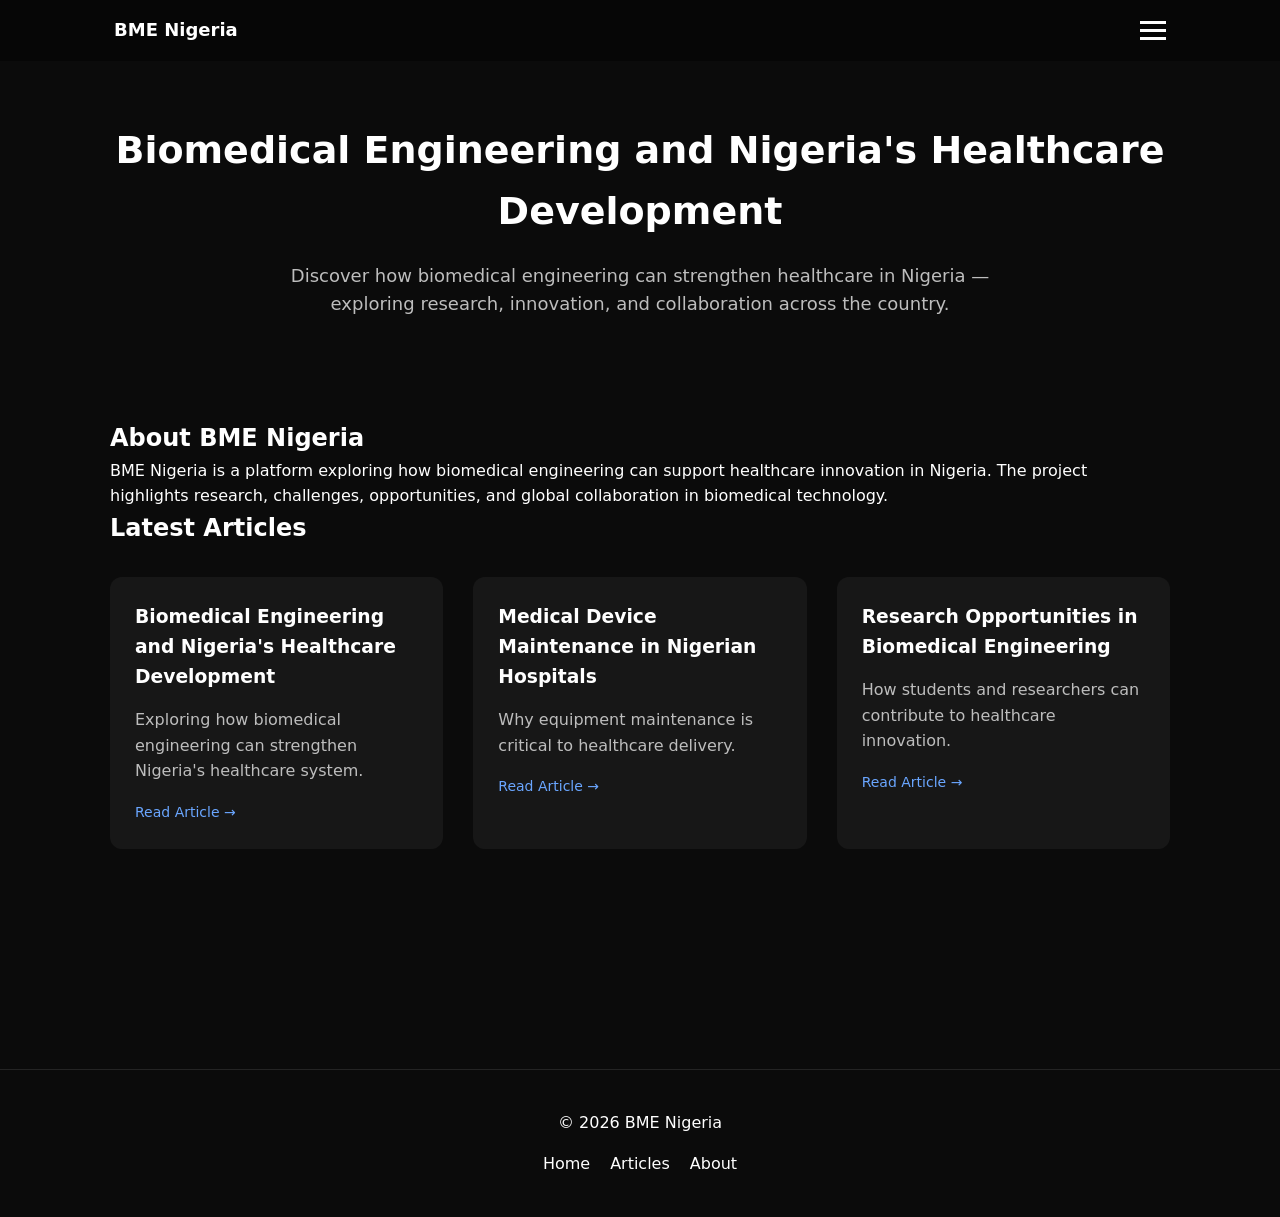
<file: index.html>
<!DOCTYPE html>
<html lang="en">
    <head>
        <meta charset="UTF-8"/>
        <meta name="viewport" content="width=device-width, initial-scale=1.0"/>

        <!-- Favicon & App Icons (from RealFaviconGenerator) -->
<link rel="apple-touch-icon" sizes="180x180" href="/apple-touch-icon.png" />
<link rel="icon" type="image/png" sizes="96x96" href="/favicon-96x96.png" />
<link rel="icon" type="image/svg+xml" href="/favicon.svg" />
<link rel="icon" type="image/x-icon" href="/favicon.ico" />
<link rel="manifest" href="/site.webmanifest" />
<meta name="viewport" content="width=device-width, initial-scale=1.0" />

<!-- Primary SEO -->
<meta name="description" content="Discover how biomedical engineering can strengthen healthcare in Nigeria — exploring research, innovation, and collaboration across the country." />
<meta name="robots" content="index, follow" />
<link rel="canonical" href="https://bme-nigeria.vercel.app/" />

<!-- Open Graph / Social Media -->
<meta property="og:type" content="website" />
<meta property="og:site_name" content="BME Nigeria" />
<meta property="og:title" content="Biomedical Engineering in Nigeria | Strengthening Healthcare Through Innovation" />
<meta property="og:description" content="Discover how biomedical engineering can strengthen healthcare in Nigeria — exploring research, innovation, and collaboration across the country." />
<meta property="og:url" content="https://bme-nigeria.vercel.app/" />
<meta property="og:image" content="https://bme-nigeria.vercel.app/assets/images/bme-nigeria.png" />

<!-- Twitter Card -->
<meta name="twitter:card" content="summary_large_image" />
<meta name="twitter:title" content="Biomedical Engineering in Nigeria | Strengthening Healthcare Through Innovation" />
<meta name="twitter:description" content="Discover how biomedical engineering can strengthen healthcare in Nigeria — exploring research, innovation, and collaboration across the country." />
<meta name="twitter:image" content="https://bme-nigeria.vercel.app/assets/images/bme-nigeria.png" />


        <title>BME Nigeria</title>
        <link rel="stylesheet" href="assets/css/style.css"/>
    </head>


    <body>
        <div class="progress-bar">
            <div class="progress"></div>
        </div>

        <header>
            <nav class="navbar">
                <div class="nav-container">

                <a href="index.html" class="logo">
                    BME Nigeria
                </a>

                    <button class="hamburger" id="hamburger">
                        <span></span>
                        <span></span>
                        <span></span>
                    </button>
                </div>

            </nav>

        </header>

        <div class="overlay" id="overlay"></div>

        <aside class="side-menu" id="sideMenu">

            <a href="index.html">Home</a>

            <a href="articles.html">Articles</a>

            <a href="#">Topics</a>

            <a href="about.html">About</a>

        </aside>

        <main>

            <section class="hero">

                <h1 class="typewriter-heading">

                    Biomedical Engineering and Nigeria's Healthcare Development

                </h1>

                <p class="hero-description">
                    Discover how biomedical engineering can strengthen healthcare in Nigeria —
                    exploring research, innovation, and collaboration across the country.
                </p>

            </section>

            <section class="about">
                <h2>About BME Nigeria</h2>

                <p>
                    BME Nigeria is a platform exploring how biomedical engineering can support
                    healthcare innovation in Nigeria. The project highlights research,
                    challenges, opportunities, and global collaboration in biomedical
                    technology.
                </p>

            </section>

            <section class="articles">

                <h2>Latest Articles</h2>

                <div class="article-grid"></div>
            </section>
        </main>

        <footer>
            <p>&copy; 2026 BME Nigeria</p>

            <nav class="footer-nav">

                <a href="index.html">Home</a>

                <a href="articles.html">Articles</a>

                <a href="about.html">About</a>

            </nav>
        </footer>

        <script src="assets/js/main.js"></script>
    </body>
</html>
</file>
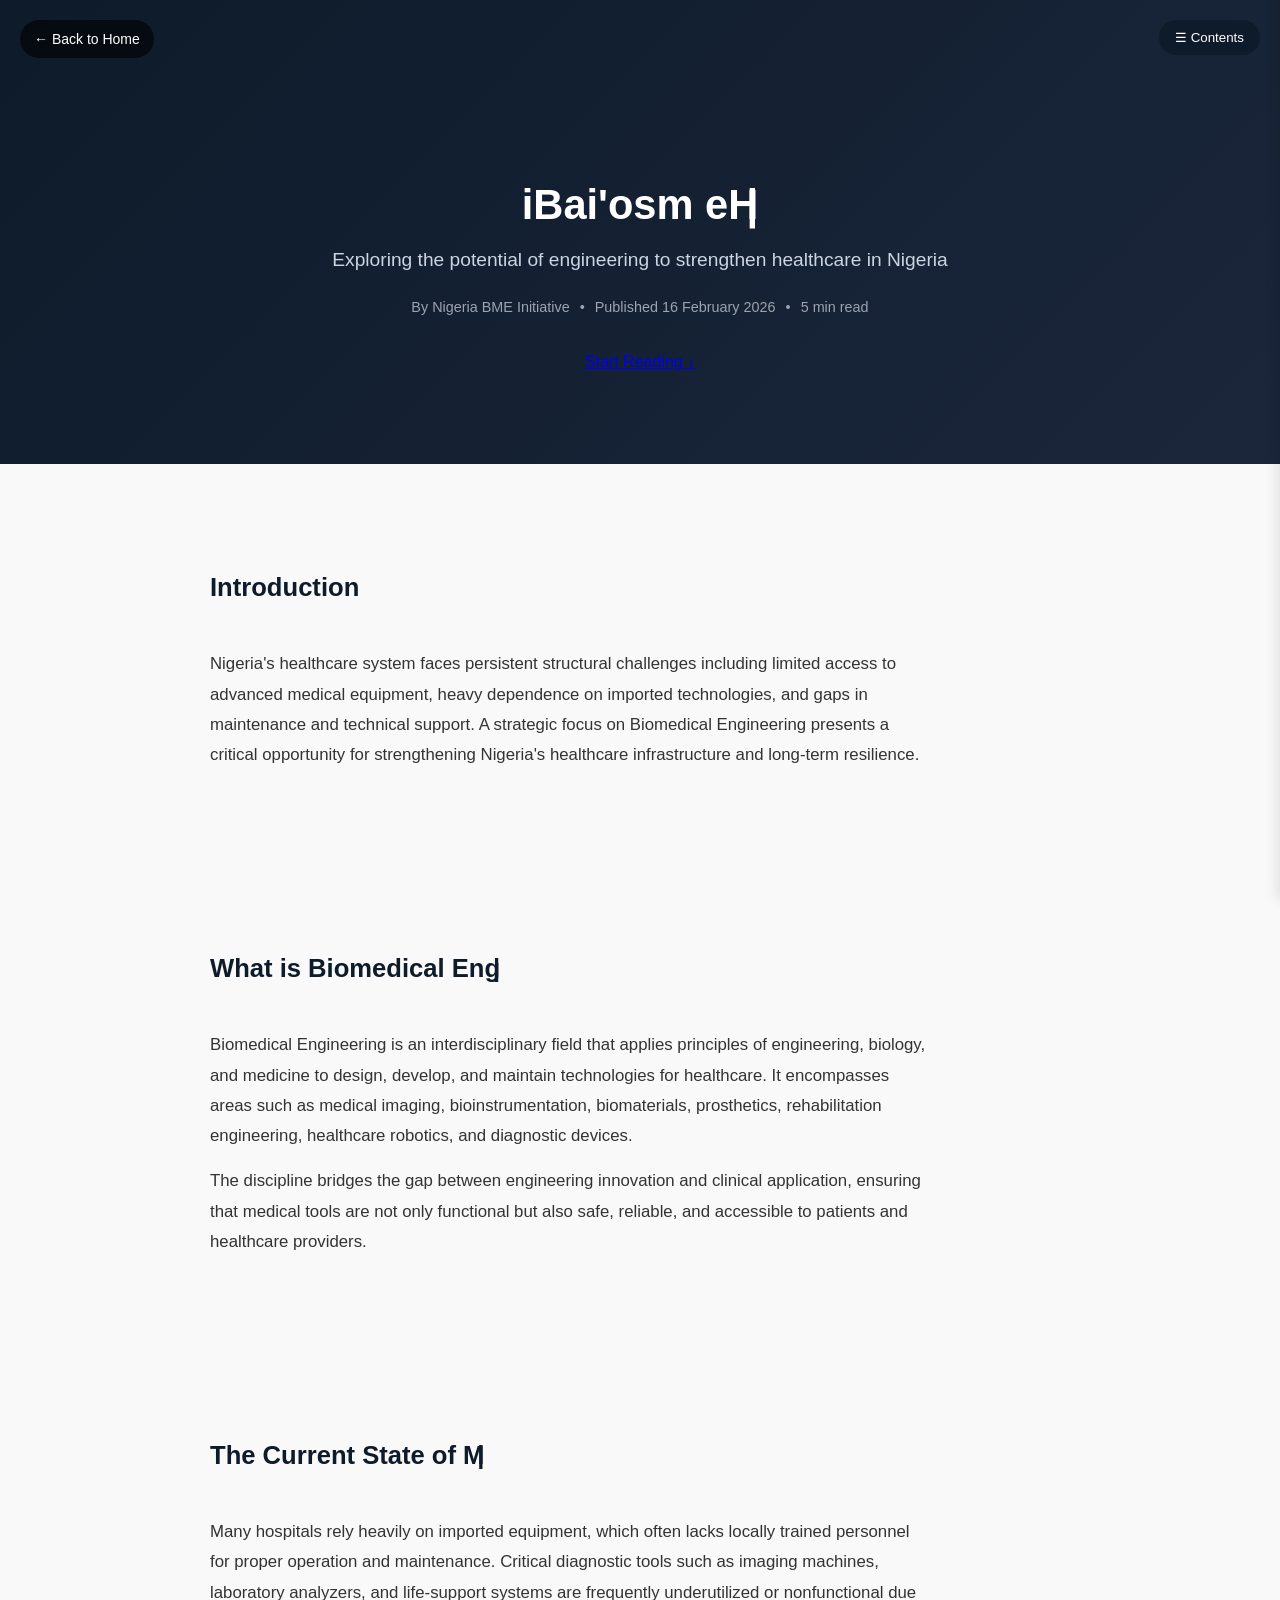
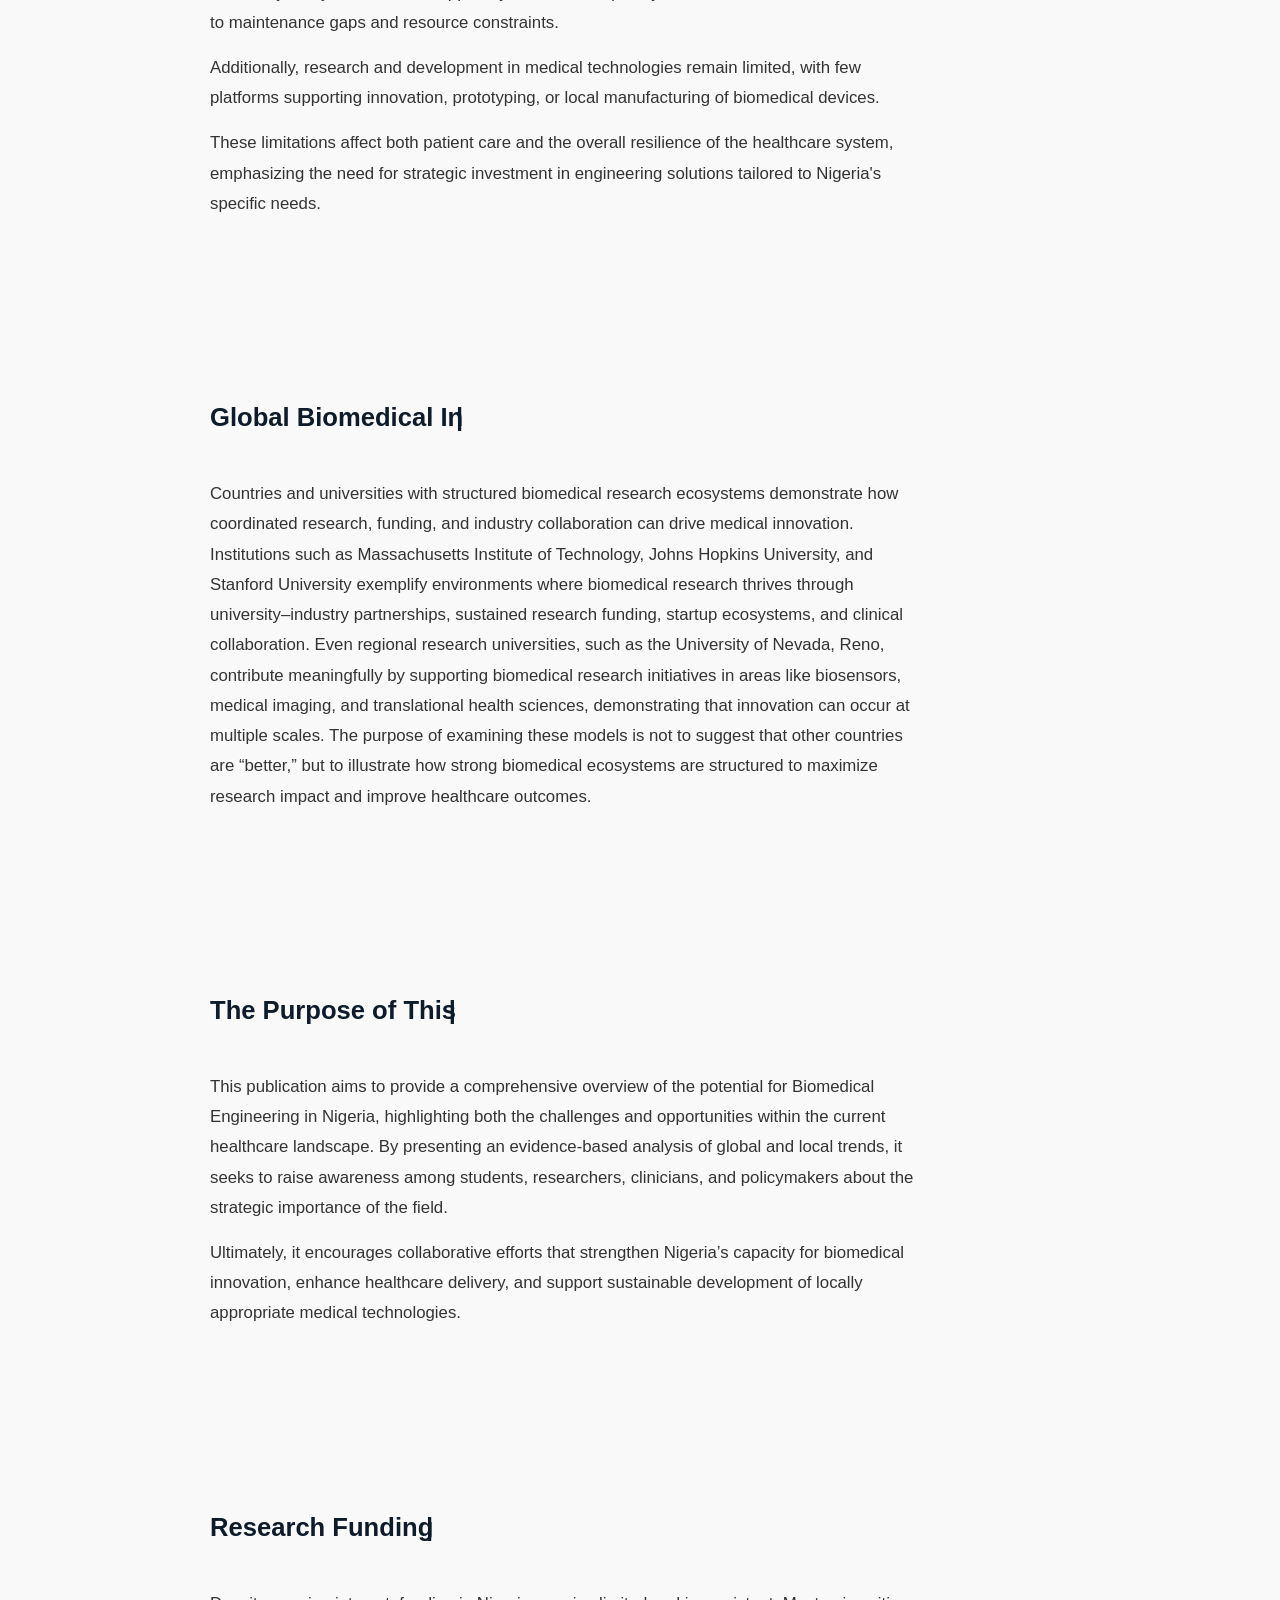
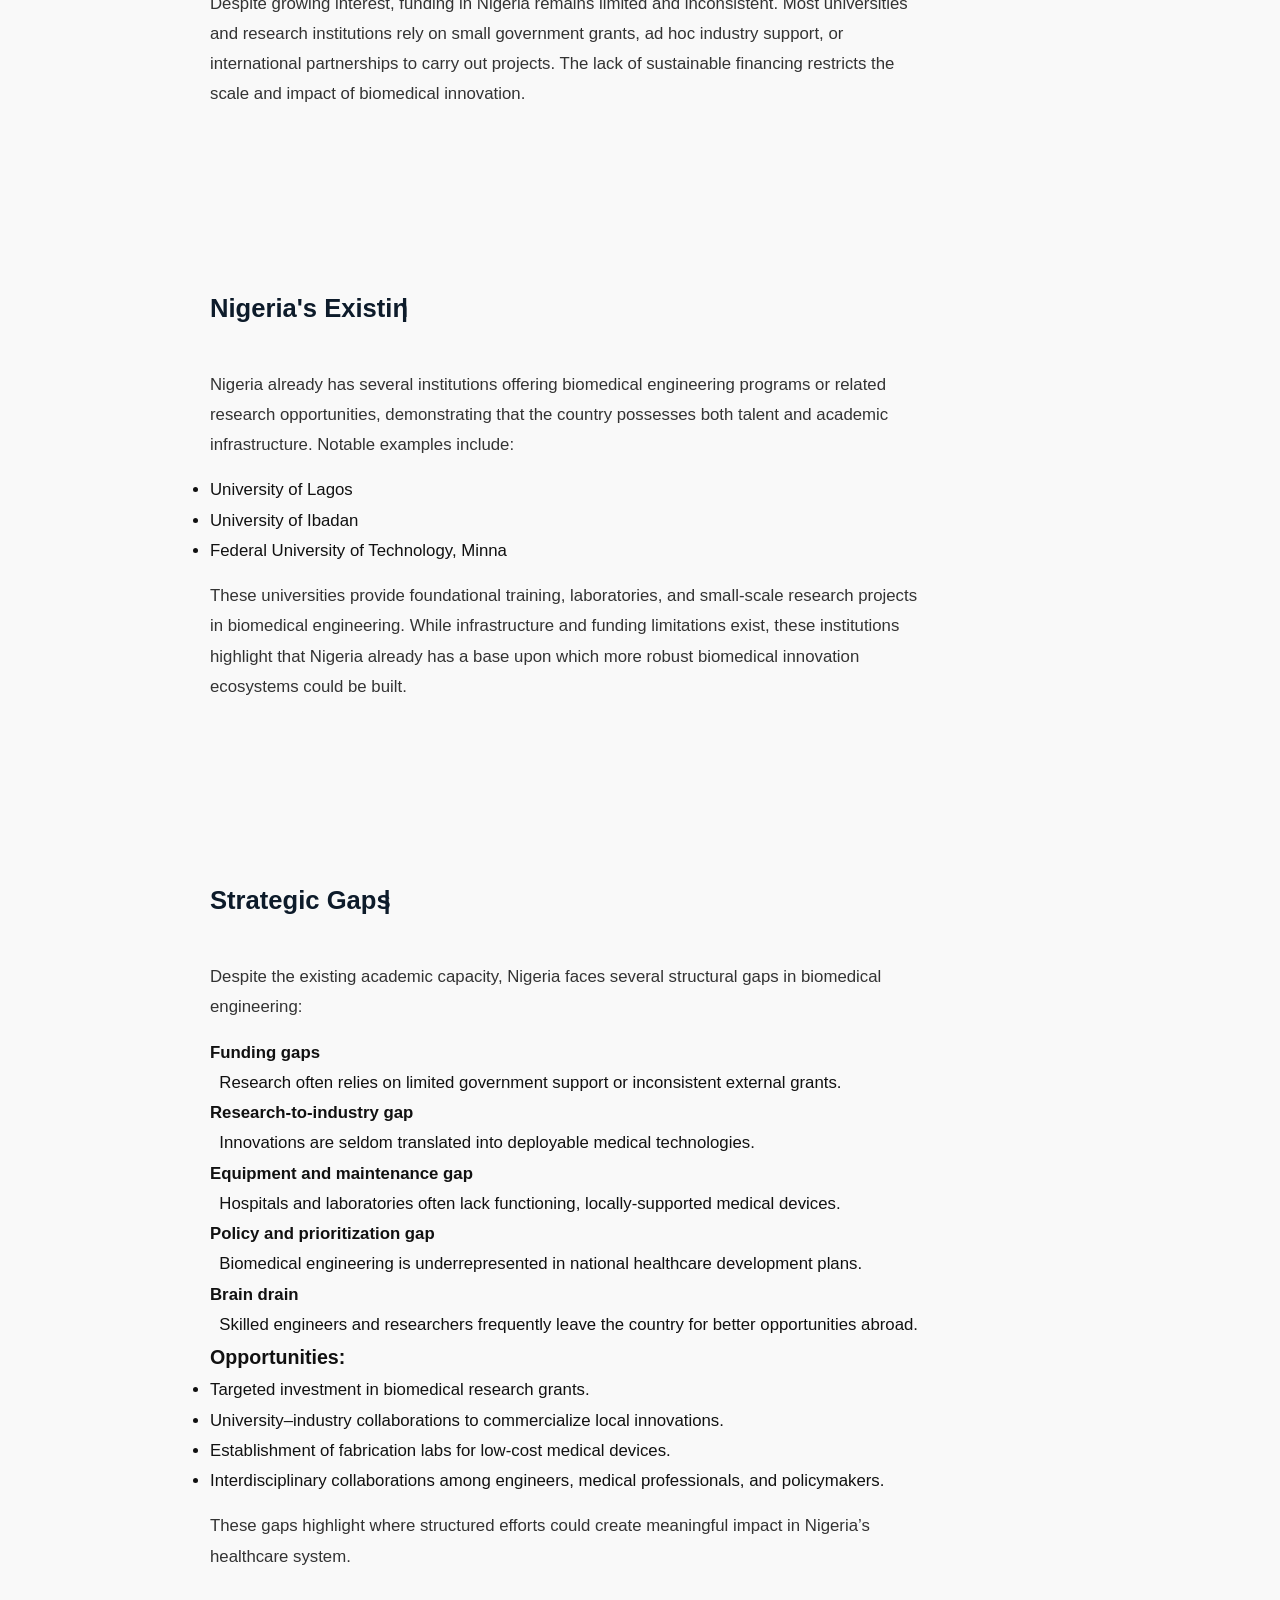
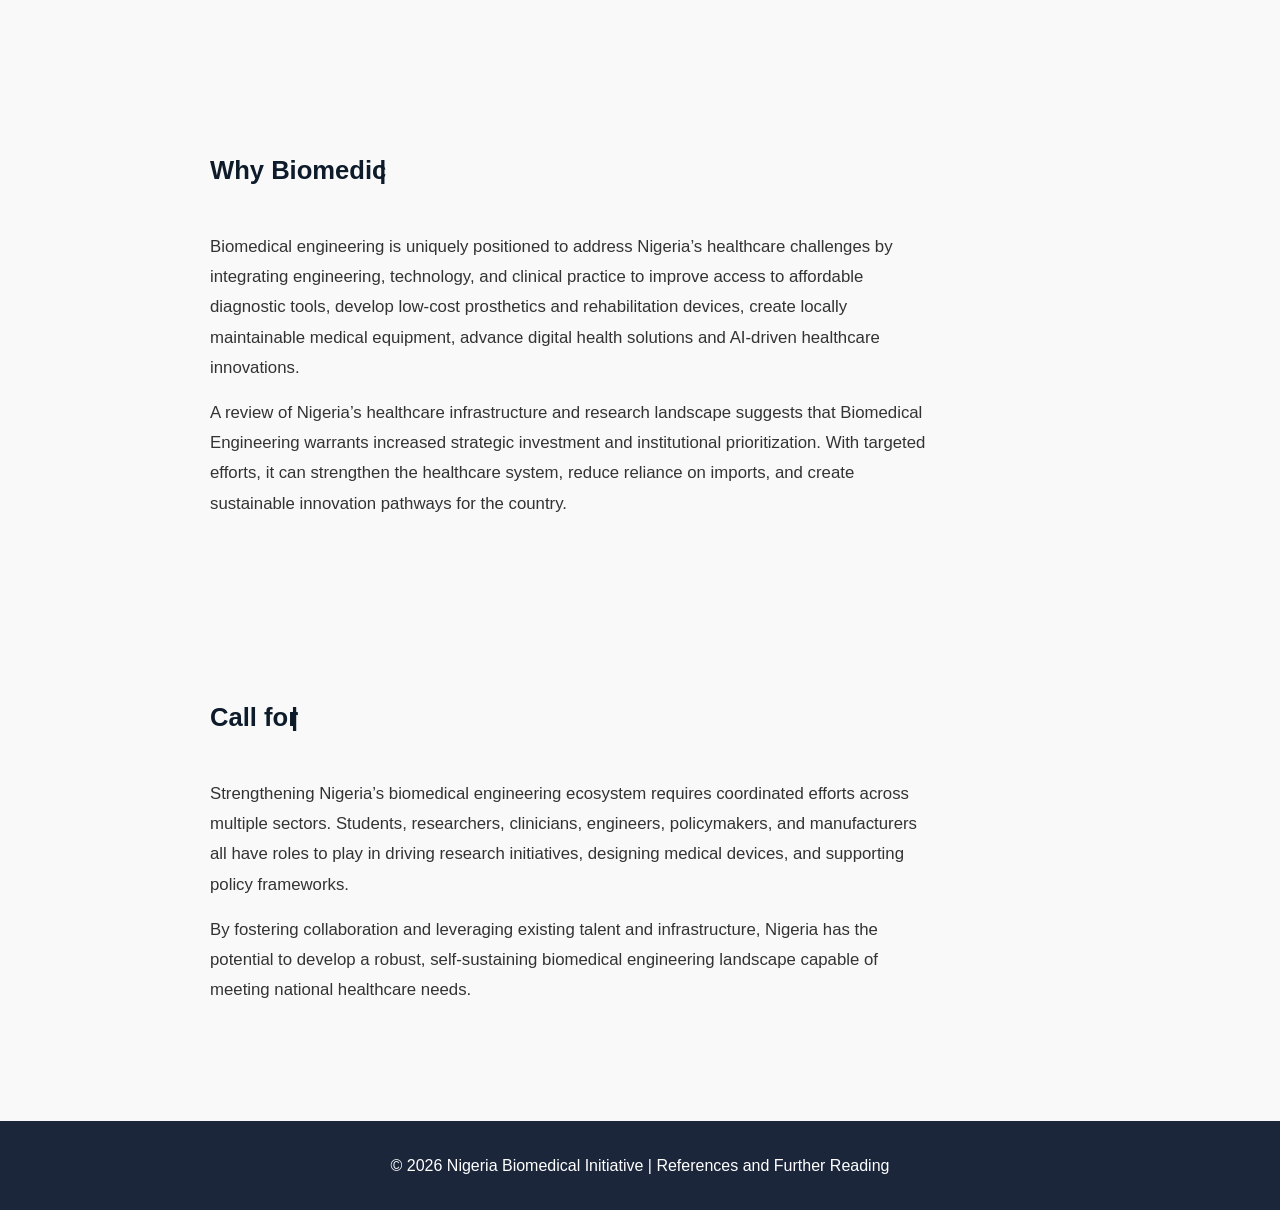
<file: articles/biomed-nigeria.html>
<!DOCTYPE html>
<html lang="en">
<head>
  <meta charset="UTF-8">
  <meta name="viewport" content="width=device-width, initial-scale=1.0">
  <title>Biomedical Engineering and Nigeria's Healthcare Development</title>
  <link rel="stylesheet" href="../assets/css/article.css">
</head>
<body>
  
  <div class="progress-bar">
  <div class="progress"></div>
</div>

 <a href="../index.html" class="back-link">← Back to Home</a>

  <header class="article-hero">

<div class="hero-inner">

<h1 id="hero-heading" class="typewriter-heading">
Biomedical Engineering and Nigeria's Healthcare Development
</h1>

<p class="article-subtitle">
Exploring the potential of engineering to strengthen healthcare in Nigeria
</p>

<div class="article-meta">
<span>By Nigeria BME Initiative</span>
<span>•</span>
<span>Published 16 February 2026</span>
<span>•</span>
<span id="reading-time"></span>
</div>

<a href="#introduction" class="scroll-down">Start Reading ↓</a>

</div>

</header>

  <!-- Introduction / Problem Section -->
  <main class="article-layout">
    <button class="toc-toggle" id="tocToggle">
☰ Contents
</button>
    <aside class="toc">
<h3>Contents</h3>
</aside>
    <section id="introduction" class="article-content">
      <h2 class="typewriter-heading">Introduction</h2>
      <p>Nigeria's healthcare system faces persistent 
        structural challenges including limited access 
        to advanced medical equipment, heavy dependence 
        on imported technologies, and gaps in maintenance 
        and technical support. A strategic focus on Biomedical 
        Engineering presents a critical opportunity for 
        strengthening Nigeria's healthcare infrastructure 
        and long-term resilience.</p>
  </section>

  <!-- What is Biomedical Engineering -->
  <section id="definition" class="article-content">
      <h2 class="typewriter-heading">What is Biomedical Engineering?</h2>
      <p>Biomedical Engineering is an interdisciplinary field that 
        applies principles of engineering, biology, and medicine 
        to design, develop, and maintain technologies for healthcare. 
        It encompasses areas such as medical imaging, bioinstrumentation, 
        biomaterials, prosthetics, rehabilitation engineering, healthcare 
        robotics, and diagnostic devices.
      </p> 
      <p>The discipline bridges the 
        gap between engineering innovation and clinical application, 
        ensuring that medical tools are not only functional but also safe, 
        reliable, and accessible to patients and healthcare providers.</p>
  </section>

  <!-- Current State in Nigeria -->
  <section id="current-state" class="article-content">
      <h2 class="typewriter-heading">The Current State of Medical Equipment in Nigeria</h2>
      <p>Many hospitals rely heavily on imported equipment, which often 
        lacks locally trained personnel for proper operation and 
        maintenance. Critical diagnostic tools such as imaging 
        machines, laboratory analyzers, and life-support systems are 
        frequently underutilized or nonfunctional due to maintenance 
        gaps and resource constraints.</p>
      <p>Additionally, research and development in medical technologies 
        remain limited, with few platforms supporting innovation, 
        prototyping, or local manufacturing of biomedical devices.</p>
      <p>These limitations affect both patient care and the overall 
        resilience of the healthcare system, emphasizing the need 
        for strategic investment in engineering solutions tailored 
        to Nigeria's specific needs.</p>
  </section>

  <!-- Global Biomedical Innovation Models -->
  <section id="global-models" class="article-content">
      <h2 class="typewriter-heading">Global Biomedical Innovation Models</h2>
      <p>Countries and universities with structured biomedical research 
        ecosystems demonstrate how coordinated research, funding, and 
        industry collaboration can drive medical innovation. Institutions 
        such as Massachusetts Institute of Technology, Johns Hopkins University, 
        and Stanford University exemplify environments where biomedical 
        research thrives through university–industry partnerships, sustained 
        research funding, startup ecosystems, and clinical collaboration. 
        Even regional research universities, such as the University of 
        Nevada, Reno, contribute meaningfully by supporting biomedical 
        research initiatives in areas like biosensors, medical imaging, 
        and translational health sciences, demonstrating that innovation 
        can occur at multiple scales. The purpose of examining these 
        models is not to suggest that other countries are “better,” but 
        to illustrate how strong biomedical ecosystems are structured 
        to maximize research impact and improve healthcare outcomes.</p>
  </section>

  <!-- Purpose of Publication -->
  <section id="purpose" class="article-content">
      <h2 class="typewriter-heading">The Purpose of This Publication</h2>
      <p>This publication aims to provide a comprehensive overview 
        of the potential for Biomedical Engineering in Nigeria, 
        highlighting both the challenges and opportunities within 
        the current healthcare landscape. By presenting an 
        evidence-based analysis of global and local trends, it 
        seeks to raise awareness among students, researchers, 
        clinicians, and policymakers about the strategic importance 
        of the field.</p>
      <p>Ultimately, it encourages collaborative efforts that 
        strengthen Nigeria’s capacity for biomedical innovation, 
        enhance healthcare delivery, and support sustainable 
        development of locally appropriate medical technologies.</p>
  </section>

  <!-- Research Funding & Limitations -->
  <section id="funding" class="article-content">
      <h2 class="typewriter-heading">Research Funding and Limitations in Nigeria</h2>
      <p>Despite growing interest, funding in Nigeria remains 
        limited and inconsistent. Most universities and research 
        institutions rely on small government grants, ad hoc 
        industry support, or international partnerships to 
        carry out projects. The lack of sustainable financing 
        restricts the scale and impact of biomedical innovation.</p>
  </section>

  <!-- Nigeria’s Academic Capacity -->
  <section id="academic-capacity" class="article-content">
      <h2 class="typewriter-heading">Nigeria's Existing Academic Capacity</h2>
      <p>Nigeria already has several institutions offering 
        biomedical engineering programs or related research 
        opportunities, demonstrating that the country possesses 
        both talent and academic infrastructure. Notable 
        examples include:</p>
      <ul>
        <li>University of Lagos</li>
        <li>University of Ibadan</li>
        <li>Federal University of Technology, Minna</li>
      </ul>
      <p>These universities provide foundational training, 
        laboratories, and small-scale research projects in 
        biomedical engineering. While infrastructure and 
        funding limitations exist, these institutions 
        highlight that Nigeria already has a base upon 
        which more robust biomedical innovation ecosystems 
        could be built.</p>
  </section>

  <!-- Strategic Gaps & Opportunities -->
  <section id="gaps-opportunities" class="article-content">
      <h2 class="typewriter-heading">Strategic Gaps and Opportunities</h2>
      <p>Despite the existing academic capacity, 
        Nigeria faces several structural gaps in 
        biomedical engineering:</p>
      <dl>
        <dt><h4>Funding gaps</h4></dt>
        <dd>&nbsp;&nbsp;Research often relies on limited 
          government support or inconsistent external 
          grants.</dd>
        
        <dt><h4>Research-to-industry gap</h4></dt>
        <dd>&nbsp;&nbsp;Innovations are seldom translated into 
          deployable medical technologies.</dd>
        
        <dt><h4>Equipment and maintenance gap</h4></dt>
        <dd>&nbsp;&nbsp;Hospitals and laboratories often lack 
          functioning, locally-supported medical 
          devices.</dd>
        
        <dt><h4>Policy and prioritization gap</h4></dt>
        <dd>&nbsp;&nbsp;Biomedical engineering is underrepresented 
          in national healthcare development plans.</dd>
        
        <dt><h4>Brain drain</h4></dt>
        <dd>&nbsp;&nbsp;Skilled engineers and researchers frequently 
          leave the country for better opportunities abroad.</dd>
      </dl>
      <h3>Opportunities:</h3>
      <ul>
        <li>Targeted investment in biomedical research grants.</li>
        <li>University–industry collaborations to commercialize local innovations.</li>
        <li>Establishment of fabrication labs for low-cost medical devices.</li>
        <li>Interdisciplinary collaborations among engineers, medical 
          professionals, and policymakers.</li>
      </ul>
      <p>These gaps highlight where structured efforts could create meaningful 
        impact in Nigeria’s healthcare system.</p>
  </section>

  <!-- Why Biomedical Engineering Deserves Attention -->
  <section id="importance" class="article-content">
      <h2 class="typewriter-heading">Why Biomedical Engineering Deserves Greater Attention</h2>
      <p>Biomedical engineering is uniquely positioned to address Nigeria’s 
        healthcare challenges by integrating engineering, 
        technology, and clinical practice to improve access to affordable 
        diagnostic tools, develop low-cost prosthetics and rehabilitation 
        devices, create locally maintainable medical equipment, advance 
        digital health solutions and AI-driven healthcare innovations.</p> 
      <p>A review of Nigeria’s healthcare infrastructure and research 
        landscape suggests that Biomedical Engineering warrants increased 
        strategic investment and institutional prioritization. With 
        targeted efforts, it can strengthen the healthcare system, 
        reduce reliance on imports, and create sustainable innovation 
        pathways for the country.</p>      
  </section>

  <!-- Call for Collaboration -->
  <section id="collaboration" class="article-content">
      <h2 class="typewriter-heading">Call for Collaboration</h2>
      <p>Strengthening Nigeria’s biomedical engineering ecosystem 
        requires coordinated efforts across multiple sectors. 
        Students, researchers, clinicians, engineers, policymakers, 
        and manufacturers all have roles to play in driving 
        research initiatives, designing medical devices, and 
        supporting policy frameworks.</p>
      <p>By fostering collaboration and leveraging existing talent 
        and infrastructure, Nigeria has the potential to develop a 
        robust, self-sustaining biomedical engineering landscape 
        capable of meeting national healthcare needs.</p>
  </section>
  </main>

  <!-- Footer -->
  <footer>
    <div class="container">
      <p>© 2026 Nigeria Biomedical Initiative | References and Further Reading</p>
    </div>
  </footer>

  <!-- <script src="scripts/script.js"></script> -->
  <script>
    // ---------- Typewriter Animation on Scroll ----------

    const headings = document.querySelectorAll(".typewriter-heading");
    
    function typeWriter(element, text, speed = 50) {
      let i = 0;
      element.textContent = "";
      element.dataset.typed = "false";
      element.classList.add("cursor-blink");
    
      function type() {
        if (i < text.length) {
          element.textContent += text.charAt(i);
          i++;
          setTimeout(type, speed);
        } else {
          element.classList.remove("cursor-blink");
          element.dataset.typed = "true";
        }
      }
      type();
    }
    
    // Trigger typing when heading is in viewport
    const headingObserver = new IntersectionObserver(
      entries => {
        entries.forEach(entry => {
          const el = entry.target;
          if (entry.isIntersecting && el.dataset.typed !== "true") {
            typeWriter(el, el.textContent);
          }
        });
      },
      { threshold: 0.5 }
    );
    
    headings.forEach(heading => headingObserver.observe(heading));
    
    // ---------- Scroll Animations for Sections ----------
    
    const sections = document.querySelectorAll("section");
    
    const sectionObserver = new IntersectionObserver(
      entries => {
        entries.forEach(entry => {
          if (entry.isIntersecting) {
            entry.target.classList.add("visible");
          }
        });
      },
      { threshold: 0.1 }
    );
    
    sections.forEach(section => sectionObserver.observe(section));
    
    // ---------- Smooth scroll for navbar links ----------
    document.querySelectorAll('nav a').forEach(link => {
      link.addEventListener('click', e => {
        e.preventDefault();
        const target = document.querySelector(link.getAttribute('href'));
        const offset = 90; // navbar height
        window.scrollTo({
          top: target.offsetTop - offset,
          behavior: 'smooth'
        });
      });
    });
  
  const progress = document.querySelector(".progress");

window.addEventListener("scroll", () => {

const scrollTop = document.documentElement.scrollTop;

const height =
document.documentElement.scrollHeight -
document.documentElement.clientHeight;

const scrolled = (scrollTop / height) * 100;

if(progress){
progress.style.width = scrolled + "%";
}

});
  
 // ---------- Auto Table of Contents ----------

document.addEventListener("DOMContentLoaded", () => {

  const tocContainer = document.querySelector(".toc");
  const headings = document.querySelectorAll("main h2, main h3");

  if (!tocContainer || headings.length === 0) return;

  const list = document.createElement("ul");

  headings.forEach((heading, index) => {

    const id = "section-" + index;
    heading.id = id;

    const li = document.createElement("li");
    const a = document.createElement("a");

    a.textContent = heading.textContent;
    a.href = "#" + id;

    if (heading.tagName === "H3") {
      li.style.marginLeft = "15px";
      li.style.fontSize = "0.9rem";
    }

    li.appendChild(a);
    list.appendChild(li);
  });

  tocContainer.appendChild(list);

});

document.addEventListener("DOMContentLoaded", () => {

const article = document.querySelector("main");
const readingTimeElement = document.querySelector("#reading-time");

if(!article || !readingTimeElement) return;

const text = article.innerText;

const words = text.trim().split(/\s+/).length;

const wordsPerMinute = 200;

const minutes = Math.ceil(words / wordsPerMinute);

readingTimeElement.textContent = minutes + " min read";

});
  
  
  // toc toggle
/* document.addEventListener("DOMContentLoaded", function () {

  const tocToggle = document.getElementById("tocToggle");
  const toc = document.querySelector(".toc");

  if (!tocToggle || !toc) return;

  tocToggle.addEventListener("click", () => {
    toc.classList.toggle("active");
  });

}); */
  
  document.addEventListener("DOMContentLoaded", function () {

  const tocToggle = document.getElementById("tocToggle");
  const toc = document.querySelector(".toc");

  if (!tocToggle || !toc) return;

  tocToggle.addEventListener("click", () => {
    toc.classList.toggle("active");
  });

});
  </script>
</body>
</html>
</file>
<file: assets/css/style.css>
/* =========================
   GLOBAL STYLES
========================= */

*{
margin:0;
padding:0;
box-sizing:border-box;
}

body{

font-family: system-ui, -apple-system, sans-serif;
background:#0b0b0b;
color:white;
line-height:1.6;

}

.progress-bar{

position:fixed;
top:0;
left:0;

width:100%;
height:4px;

background:transparent;

z-index:2000;

}

.progress{

height:4px;
width:0%;

background:#4ea1ff;

transition:width 0.1s linear;

}

main{

max-width:1100px;
margin:auto;
padding:120px 20px;

}

a{
color:white;
text-decoration:none;
}


/* =========================
   NAVBAR
========================= */

.navbar{

position:fixed;
top:0;
width:100%;

background:rgba(0,0,0,0.4);
backdrop-filter:blur(10px);

z-index:1000;

transition:0.3s;

}

.navbar.scrolled{

background:rgba(0,0,0,0.85);
box-shadow:0 5px 20px rgba(0,0,0,0.6);

}

.nav-container{

max-width:1100px;
margin:auto;

display:flex;
justify-content:space-between;
align-items:center;

padding:16px 24px;

}

.logo{
font-weight:600;
font-size:18px;
}


/* =========================
   HAMBURGER
========================= */

.hamburger{

display:flex;
flex-direction:column;
gap:5px;

background:none;
border:none;
cursor:pointer;

}

.hamburger span{

width:26px;
height:3px;
background:white;

transition:0.3s;

}

.hamburger.active span:nth-child(1){
transform:rotate(45deg) translate(5px,5px);
}

.hamburger.active span:nth-child(2){
opacity:0;
}

.hamburger.active span:nth-child(3){
transform:rotate(-45deg) translate(6px,-6px);
}


/* =========================
   SIDE MENU
========================= */

.side-menu{

position:fixed;
top:0;
right:-260px;

width:260px;
height:100%;

background:#121212;

padding:100px 30px;

display:flex;
flex-direction:column;
gap:25px;

transition:0.4s;

z-index:999;

}

.side-menu.active{
right:0;
}

.side-menu a{

font-size:18px;
color:#e0e0e0;

}


/* =========================
   OVERLAY
========================= */

.overlay{

position:fixed;
top:0;
left:0;

width:100%;
height:100%;

background:rgba(0,0,0,0.6);

opacity:0;
pointer-events:none;

transition:0.3s;

}

.overlay.active{

opacity:1;
pointer-events:auto;

}


/* =========================
   HERO
========================= */

.hero{

text-align:center;
margin-bottom:100px;

}

.hero h1{

font-size:38px;
margin-bottom:20px;

}

.hero-description{

max-width:700px;
margin:auto;
color:#bdbdbd;
font-size:18px;

}


/* =========================
   ARTICLES
========================= */

.articles h2{

margin-bottom:30px;

}

.article-grid{

display:grid;

grid-template-columns:
repeat(auto-fit,minmax(260px,1fr));

gap:30px;

}

.article-card{

background:rgba(255,255,255,0.05);

padding:25px;

border-radius:12px;

transition:0.3s;

}

.article-card:hover{

transform:translateY(-6px);

background:rgba(255,255,255,0.1);

}

.article-card p{

margin:15px 0;
color:#bdbdbd;

}

.article-card a{

font-size:14px;
color:#6aa6ff;

}


/* =========================
   FOOTER
========================= */

footer{

margin-top:100px;
padding:40px;

text-align:center;

border-top:1px solid rgba(255,255,255,0.1);

}

.footer-nav{

margin-top:15px;

display:flex;
justify-content:center;
gap:20px;

}
</file>
<file: assets/css/article.css>
* {
  margin: 0;
  padding: 0;
  box-sizing: border-box;
}

html {
  scroll-padding-top: 90px;
}

body {
  font-family: 'Inter', sans-serif;
  line-height: 1.6;
  background-color: #f9f9f9;
  color: #111;
}

.progress-bar {
  position: fixed;
  top: 0;
  left: 0;
  width: 100%;
  height: 4px;
  background: transparent;
  z-index: 2000;
}
.progress {
  height: 4px;
  width: 0%;
  background: #4ea1ff;
  transition: width 0.1s linear;
}

.back-link {
  position: fixed;
  top: 20px;
  left: 20px;
  background: rgba(0,0,0,0.6);
  color: white;
  padding: 8px 14px;
  border-radius: 20px;
  text-decoration: none;
  font-size: 14px;
  z-index: 2000;
  transition: 0.3s;
}
.back-link:hover { background: rgba(0,0,0,0.85); }

.article-layout { 
  max-width: 900px; 
  margin: auto; 
  padding: 20px; 
}

.article-content { 
  margin-bottom: 40px; 
  line-height: 1.8; 
  font-size: 1.05rem; }

section { padding: 40px 0; opacity: 0; transform: translateY(20px); transition: all 0.6s ease-out; }
section.visible { opacity: 1; transform: translateY(0); }

.article-hero {
  background: linear-gradient(135deg,#0d1b2a,#1b263b);
  color: white;
  padding-top: 180px;
  padding-bottom: 90px;
  text-align: center;
}
.article-hero h1 { font-size: 2.6rem; margin-bottom: 15px; line-height: 1.2; }
.article-subtitle { font-size: 1.2rem; color: #cbd5e1; margin-bottom: 20px; }
.article-meta { display: flex; justify-content: center; gap: 10px; font-size: 0.9rem; color: #9ca3af; margin-bottom: 30px; flex-wrap: wrap; }

.typewriter-heading { display: inline-block; position: relative; white-space: normal; word-wrap: break-word; overflow: visible; }
.typewriter-heading::after { content: '|'; position: absolute; right: 0; top: 0; animation: blink 0.7s infinite; }
.typewriter-heading.cursor-blink::after { content: '|'; }
.typewriter-heading[data-typed="true"]::after { content: ''; }
@keyframes blink { 0%,50%,100%{opacity:1} 25%,75%{opacity:0} }

.toc-toggle {
  position: fixed;
  top: 20px;
  right: 20px;
  background: #0d1b2a;
  color: white;
  border: none;
  padding: 10px 16px;
  border-radius: 30px;
  cursor: pointer;
  z-index: 5000;
}
.toc {
  position: fixed;
  top: 0;
  right: 0;
  width: 300px;
  height: 100vh;
  background: #fafafa;
  padding: 20px;
  overflow-y: auto;
  transform: translateX(100%);
  transition: transform 0.3s ease;
  box-shadow: -3px 0 12px rgba(0,0,0,0.1);
  z-index: 4500;
}
.toc.active { transform: translateX(0); }
.toc h3 { margin-bottom: 15px; font-size: 1.2rem; color: #0d1b2a; border-bottom: 1px solid #ddd; padding-bottom: 8px; }
.toc ul { list-style: none; }
.toc ul li { margin-bottom: 10px; }
.toc ul li a { text-decoration: none; color: #0d1b2a; font-weight: 500; transition: color 0.3s ease; }
.toc ul li a:hover { color: #0077ff; }

h2 { font-size: 2rem; color: #0d1b2a; margin-bottom: 1.5rem; }
main h1 { font-size: 2.4rem; margin-bottom: 20px; }
main h2 { margin-top: 40px; font-size: 1.6rem; }
main p { line-height: 1.8; font-size: 1.05rem; color: #333; margin: 15px 0; max-width: 720px; }

footer { text-align: center; padding: 2rem 0; background: #1b263b; color: #fff; }
</file>
